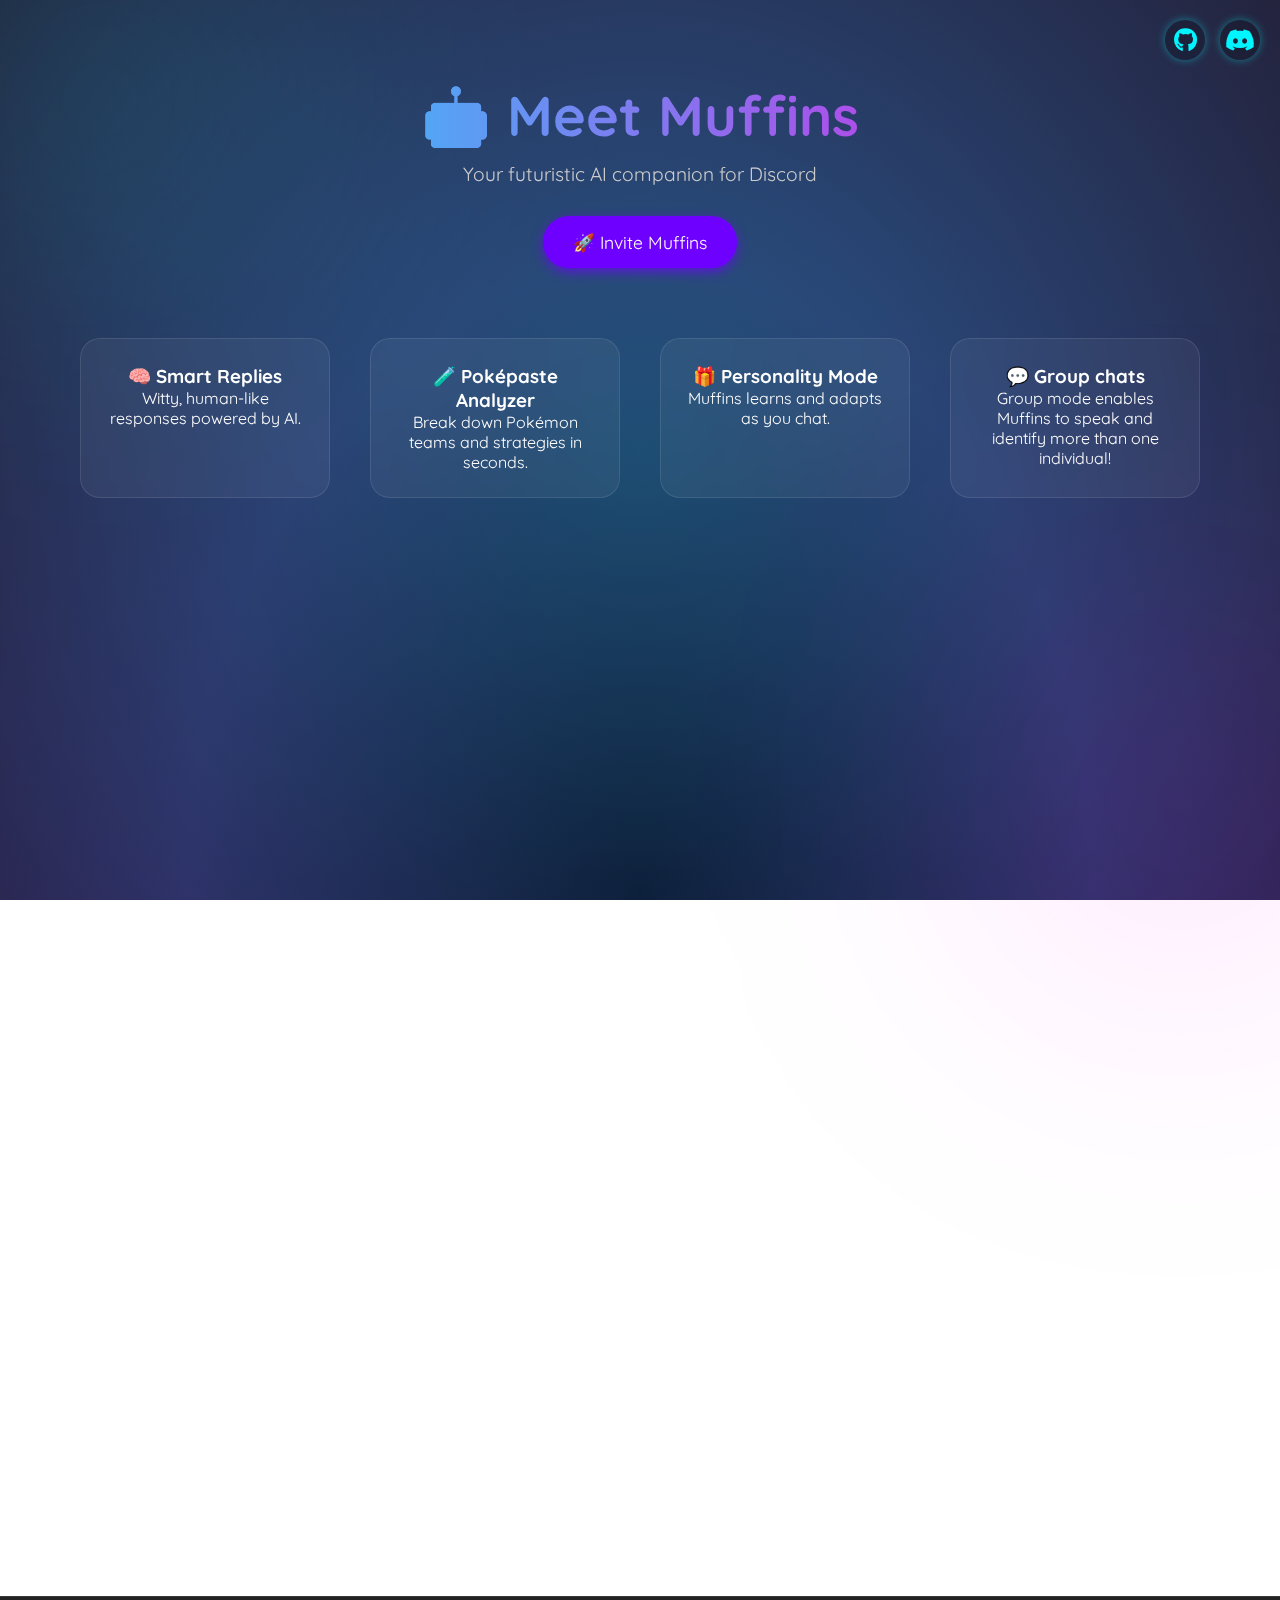
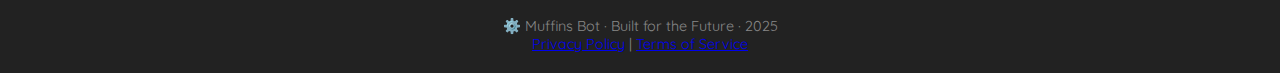
<file: index.html>
<html lang="en">
<head>
  <meta charset="UTF-8" />
  <meta name="viewport" content="width=device-width, initial-scale=1.0" />
  <title>Muffins Bot</title>
  <link rel="stylesheet" href="styles.css" />
  <link rel="icon" href="favicon.png" type="image/png">
  <link href="https://fonts.googleapis.com/css2?family=Quicksand:wght@300;400;500&display=swap" rel="stylesheet">
  <link href="https://cdnjs.cloudflare.com/ajax/libs/font-awesome/5.15.4/css/all.min.css" rel="stylesheet">
</head>
<body>
  <div class="glow-bg"></div>

  <div class="top-icons">
        <!-- <a href="#" id="toggle-theme" class="icon">🌙</a> -->
        <a href="https://github.com/Crazy-Ledend" target="_blank" class="icon" aria-label="GitHub">
          <i class="fab fa-github"></i>
        </a>
        <a href="https://discord.gg/WxvEhxG5Q5" target="_blank" class="icon" aria-label="Discord">
          <i class="fab fa-discord"></i>
        </a>
  </div>

  <main class="container">
    <h1 class="title">🤖 Meet Muffins</h1>
    <p class="subtitle">Your futuristic AI companion for Discord</p>
    <a href="https://discord.com/oauth2/authorize?client_id=1264142618321747989&scope=bot&permissions=18590766328897" class="invite-btn">🚀 Invite Muffins</a>

    <section class="features">
      <div class="card">
        <h3>🧠 Smart Replies</h3>
        <p>Witty, human-like responses powered by AI.</p>
      </div>
      <div class="card">
        <h3>🧪 Poképaste Analyzer</h3>
        <p>Break down Pokémon teams and strategies in seconds.</p>
      </div>
      <div class="card">
        <h3>🎁 Personality Mode</h3>
        <p>Muffins learns and adapts as you chat.</p>
      </div>
      <div class="card">
        <h3>💬 Group chats</h3>
        <p>Group mode enables Muffins to speak and identify more than one individual!</p>
      </div>
    </section>

    
    <section class="about fade-in">
        <h2>🤖 Who is Muffins?</h2>
        <p>
          Muffins is your playful, insightful, and hyper-intelligent AI Discord companion. 
          Whether it’s Poképaste breakdowns, deep convos, or creative replies, Muffins adapts and grows with your server.
        </p>
    </section>

    <section class="timeline fade-in">
        <h2>🧬 How It Works</h2>
        <ul>
          <li><span>💬</span> Chat with Muffins like a friend</li>
          <li><span>🧠</span> Let it learn and remember your style</li>
          <li><span>📊</span> See detailed summaries and suggestions</li>
          <li><span>🎉</span> Enjoy new features regularly!</li>
        </ul>
      </section>
     
<section class="review-form fade-in">
  <h2>🌟 Leave a Review</h2>
  <div class="review-card">
    <div class="star-rating" id="rating-stars">
      <span class="star" data-star="1">&#9733;</span>
      <span class="star" data-star="2">&#9733;</span>
      <span class="star" data-star="3">&#9733;</span>
      <span class="star" data-star="4">&#9733;</span>
      <span class="star" data-star="5">&#9733;</span>
    </div>
    <input type="text" id="username" placeholder="Your name" class="review-input" />
    <textarea id="review-text" placeholder="Write your review..." class="review-input"></textarea>
    <button onclick="submitReview()" class="card-button">Submit Review</button>
  </div>
</section>

<section class="top-reviews fade-in" id="top-reviews">
  <h2>🏆 Top Reviews</h2>
</section>

  </main>
  <footer>
    <p>⚙️ Muffins Bot · Built for the Future · 2025</p>
    <p><a href="privacy-policy.html" class="footer-link">Privacy Policy</a> | <a href="terms-of-service.html" class="footer-link">Terms of Service</a></p>
  </footer>  

  <script src="script.js"></script>
</body>
</html>
</file>
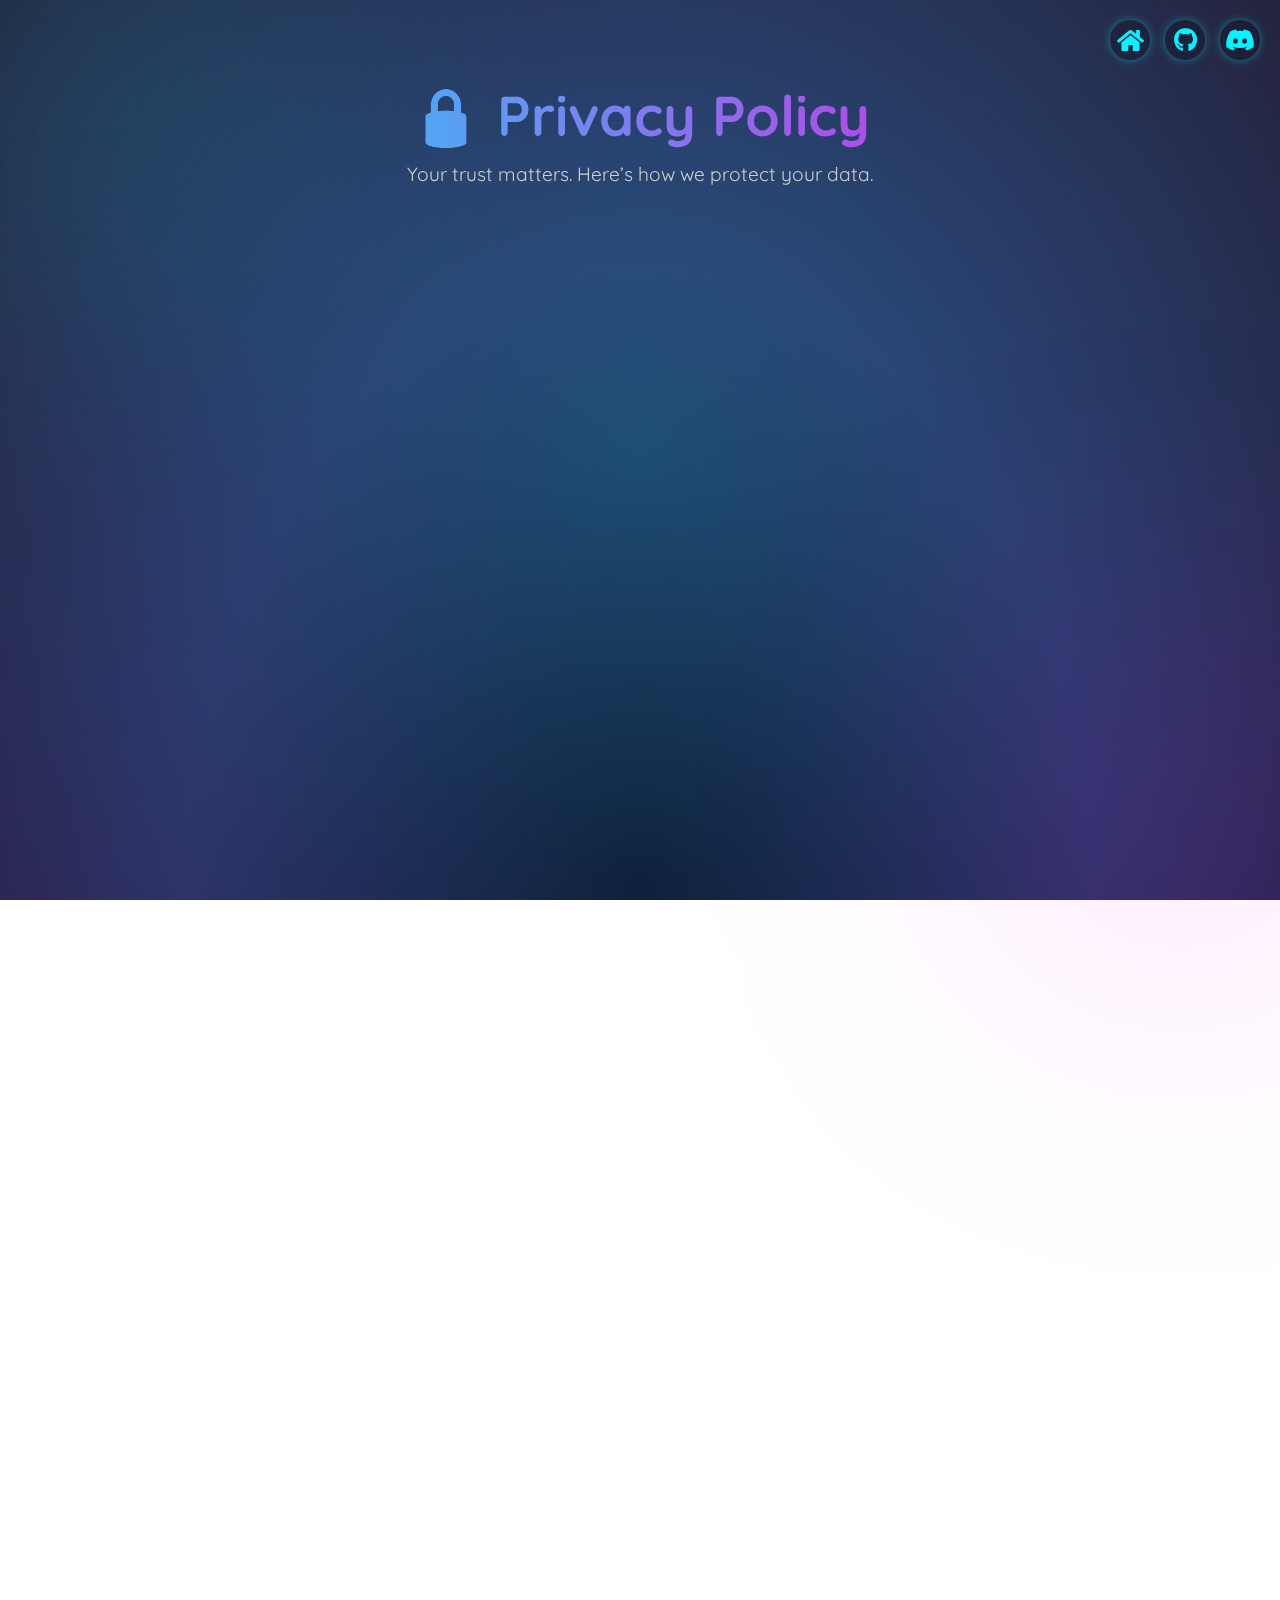
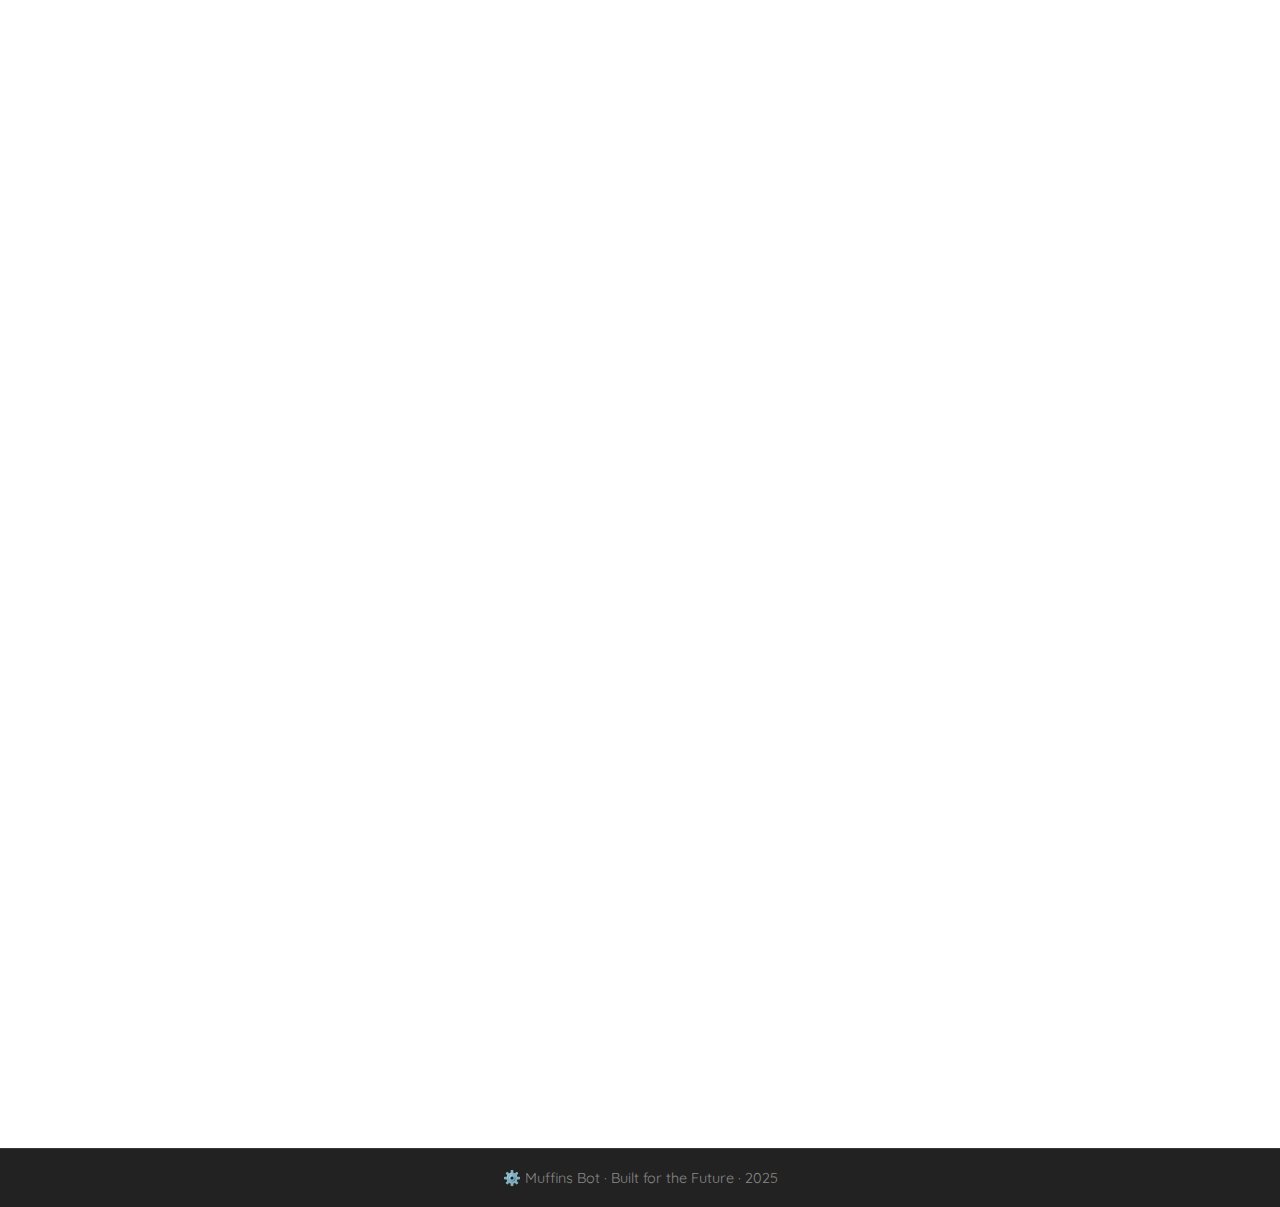
<file: privacy-policy.html>
<!DOCTYPE html>
<html lang="en">
<head>
  <meta charset="UTF-8" />
  <meta name="viewport" content="width=device-width, initial-scale=1.0" />
  <title>Privacy Policy - Muffins Bot</title>
  <link rel="stylesheet" href="styles.css" />
  <link rel="icon" href="favicon.png" type="image/png">
  <link href="https://cdnjs.cloudflare.com/ajax/libs/font-awesome/5.15.4/css/all.min.css" rel="stylesheet">
  <link href="https://fonts.googleapis.com/css2?family=Quicksand:wght@400;600;700&display=swap" rel="stylesheet">
  <style>
    body {
      font-family: 'Quicksand', sans-serif;
    }
    .inline-link {
      color: var(--accent-color, #00bcd4);
      text-decoration: underline;
    }
  </style>
</head>
<body>
  <div class="glow-bg"></div>

  <div class="top-icons">
    <a href="index.html" class="icon" aria-label="Home">
      <i class="fas fa-home"></i>
    </a>
    <a href="#" target="_blank" class="icon" aria-label="GitHub">
      <i class="fab fa-github"></i>
    </a>
    <a href="https://discord.com/invite/WxvEhxG5Q5" target="_blank" class="icon" aria-label="Discord">
      <i class="fab fa-discord"></i>
    </a>
  </div>

  <main class="container">
    <h1 class="title">🔒 Privacy Policy</h1>
    <p class="subtitle">Your trust matters. Here’s how we protect your data.</p>

    <section class="privacy-policy fade-in">
      <p><strong>Effective Date:</strong> April 25, 2025 </p>
      <p><strong>Last Updated:</strong> April 25, 2025 </p>

      <p>Welcome to the official website and services of Muffins, your intelligent and interactive Discord companion. Please read this Privacy Policy carefully to understand how we collect, use, and protect your information when you interact with our services.

      By using Muffins or visiting our site, you agree to the terms outlined in this Privacy Policy. If you do not agree, please discontinue use immediately.</p>

      <br><hr /><br>
      <h2>1. General Information</h2>
      <p>This Privacy Policy explains how Muffins (“we”, “us”, or “our”) collects and uses personal data when you use our Discord bot or associated services. This includes interactions via our website, Discord servers, and any third-party platforms.</br>

      We are committed to maintaining your privacy and ensuring that your personal data is handled securely and in accordance with applicable privacy laws, including the General Data Protection Regulation (GDPR).</p>

      <br><hr /><br><h2>2. Data We Collect</h2>
      <ul>
      <li> a. Data You Provide</li>
      <p>When you interact with Muffins, we may collect the following types of data:<br>
      - Discord User ID<br>
      - Server ID<br>
      - Messages or commands sent to the bot<br>
      - Feedback or support requests<br>

      We do not collect sensitive personal data unless explicitly provided by the user during support interactions.</p>

      <li> b. Data from Discord</li>
      <p>Muffins may access certain data from Discord as permitted by Discord’s API and your privacy settings, including:<br>
      - Your username and discriminator<br>
      - Your avatar URL<br>
      - Your message content that tags Muffins(only for interaction purposes)</p>

      <li> c. Passive Data Collection</li>
      <p>We may collect non-identifiable data for analytics, such as:<br>
      - Command usage frequency<br>
      - Error logs<br>
      - Basic device/browser data from the website (if applicable)</p>
      </ul>

      <br><hr /><br><h2> 3. How We Use Your Data</h2>

      <p>We use your information to:<br>
      - Operate and improve the Muffins bot and its features<br>
      - Respond to support queries or bug reports<br>
      - Ensure safe and fair usage<br>
      - Analyze usage trends for future updates and enhancements<br></p>

      <p>We do not sell or rent your personal data to third parties.</p>

      <br><hr /><br><h2> 4. Data Storage and Security</h2>

      <p>All data is stored securely and access is limited to authorized developers. We take appropriate security measures to prevent unauthorized access, disclosure, or modification.<br>

      You may request data removal at any time by contacting us through our support channels.</p>

      <br><hr /><br><h2> 5. Data Sharing </h2>

      <p>We may share data only with:<br>
      - Our development team<br>
      - Services required to operate the bot (e.g., database providers, hosting services)<br>
      - Authorities, if legally required<br>

      We do not share your personal data with advertisers or unrelated third parties.</p>

      <br><hr /><br><h2> 6. Your Rights </h2>

      <p>You have the right to:<br>
      - Access the personal data we hold about you<br>
      - Request correction or deletion<br>
      - Withdraw your consent at any time<br>
      - File a complaint with a supervisory authority if you believe your rights have been violated</p>

      <br><hr /><br><h2> 7. Third-Party Links </h2>

      <p>Our services may contain links to external websites or tools. We are not responsible for the privacy practices of those websites. We recommend reviewing their privacy policies separately.</p>

      <br><hr /><br><h2> 8. Policy Updates </h2>

      <p>We reserve the right to update this Privacy Policy. Changes will be posted on this page with an updated revision date. Continued use of Muffins after such changes means you agree to the new terms.</p>

      <br><hr /><br><h2> 9. Contact Us </h2>

      <p>For any questions or requests regarding this Privacy Policy, please reach out via our <a class="a" href="https://discord.gg/WxvEhxG5Q5">Support Server</a> or email us at <a class="a" href="hazeltechs197@gmail.com">hazeltechs197@gmail.com</a>.</p>

    </section>
  </main>

  <footer>
    <p>⚙️ Muffins Bot · Built for the Future · 2025</p>
  </footer>

  <script src="script.js"></script>
</body>
</html>
</file>
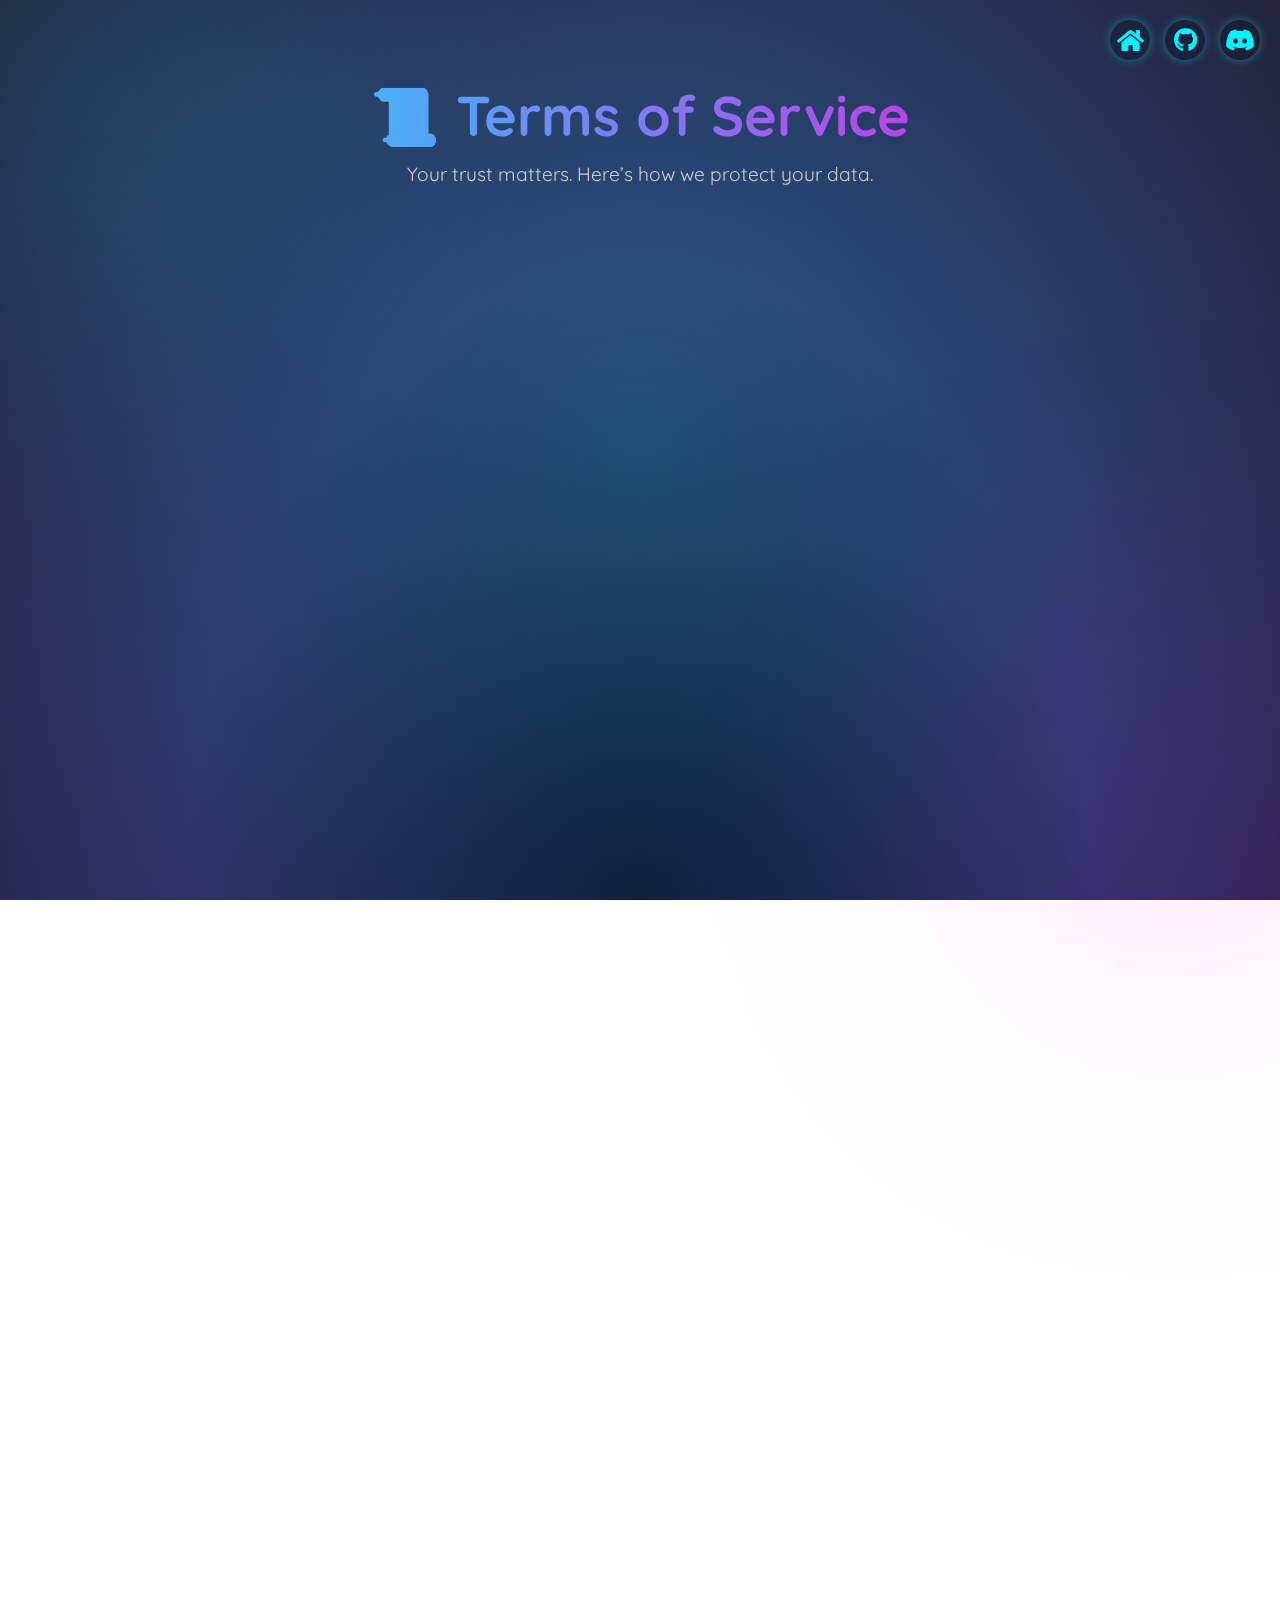
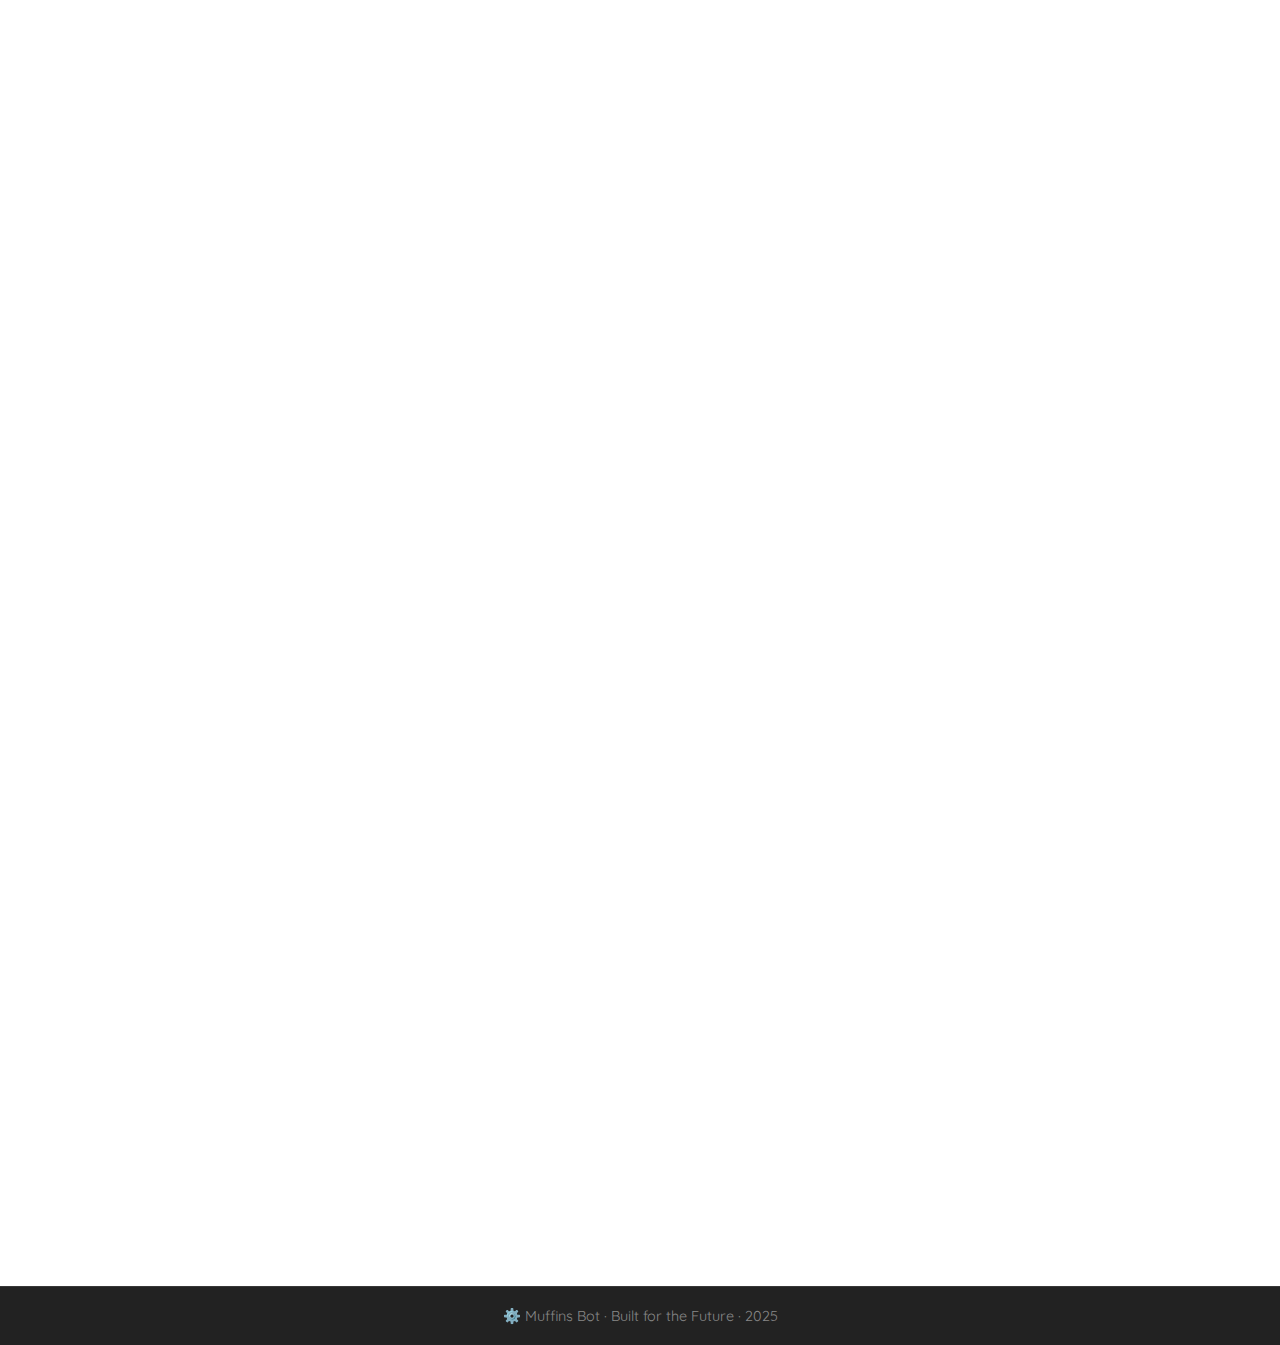
<file: terms-of-service.html>
<!DOCTYPE html>
<html lang="en">
<head>
  <meta charset="UTF-8" />
  <meta name="viewport" content="width=device-width, initial-scale=1.0" />
  <title>Privacy Policy - Muffins Bot</title>
  <link rel="stylesheet" href="styles.css" />
  <link rel="icon" href="favicon.png" type="image/png">
  <link href="https://cdnjs.cloudflare.com/ajax/libs/font-awesome/5.15.4/css/all.min.css" rel="stylesheet">
  <link href="https://fonts.googleapis.com/css2?family=Quicksand:wght@400;600;700&display=swap" rel="stylesheet">
  <style>
    body {
      font-family: 'Quicksand', sans-serif;
    }
    .inline-link {
      color: var(--accent-color, #00bcd4);
      text-decoration: underline;
    }
  </style>
</head>
<body>
  <div class="glow-bg"></div>

  <div class="top-icons">
    <a href="index.html" class="icon" aria-label="Home">
      <i class="fas fa-home"></i>
    </a>
    <a href="https://github.com/Crazy-Ledend" target="_blank" class="icon" aria-label="GitHub">
      <i class="fab fa-github"></i>
    </a>
    <a href="https://discord.com/invite/WxvEhxG5Q5" target="_blank" class="icon" aria-label="Discord">
      <i class="fab fa-discord"></i>
    </a>
  </div>

  <main class="container">
    <h1 class="title">📜 Terms of Service</h1>
    <p class="subtitle">Your trust matters. Here’s how we protect your data.</p>

    <section class="privacy-policy fade-in">
        <hr /><br><h2> 1. Introduction</h2>
        
        <p>By using this website and the Muffins Discord Bot (the “Service”), you agree to comply with and be bound by these Terms of Service. If you do not agree with any part of these terms, please do not use the Service. We reserve the right to modify these Terms at any time, so please review them periodically.</p>
        
        <br><hr /><br><h2> 2. User Responsibilities</h2>
        
        <p>As a user of Muffins, you agree to:<br>
        
        - Use the Service only for lawful purposes and in a manner consistent with all applicable laws.<br>
        - Not engage in any activities that could harm the integrity of the Service, including but not limited to hacking, abusing the system, or distributing malicious software.<br>
        - Not share personal information of other users without their consent.<br>
        - Abide by the community guidelines set forth by Muffins and any other guidelines established by the platform.</p>
        
        <br><hr /><br><h2> 3. Account Security</h2>
        
        <p>To use certain features of the Service, you may be required to create an account. You are responsible for maintaining the confidentiality of your account information and for all activities that occur under your account.<br>
        
        - If you suspect any unauthorized use of your account, you must notify us immediately.<br>
        - You must ensure that all information you provide when creating your account is accurate and up to date.</p>
        
        <br><hr /><br><h2> 4. Acceptable Use</h2>
        
        <p>You may not:<br>
        
        - Use the Service to post or distribute offensive, defamatory, or otherwise harmful content.<br>
        - Use the Service to engage in or promote illegal activities.<br>
        - Interfere with or disrupt the Service or servers in any manner.<br>
        - Use automated scripts or bots to access the Service without explicit permission.</p>
        
        <br><hr /><br><h2> 5. Intellectual Property</h2>
        
        <p>All content provided through the Service, including text, graphics, logos, images, and other materials, are the property of Muffins or its licensors and are protected by copyright, trademark, and other intellectual property laws.<br>
        
        You are granted a non-exclusive, non-transferable license to access and use the Service for personal, non-commercial use. You may not reproduce, modify, or distribute any content from the Service without prior written consent.</p>
        
        <br><hr /><br><h2> 6. Termination of Access</h2>
        
        <p>We reserve the right to suspend or terminate your access to the Service at any time, without notice, for violating these Terms or for any other reason deemed appropriate. Upon termination, you must cease all use of the Service.</p>
        
        <br><hr /><br><h2> 7. Disclaimer of Warranties</h2>
        
        <p>The Service is provided "as is" and without warranties of any kind, either express or implied. Muffins does not guarantee that the Service will be free of errors or interruptions, nor that it will meet your expectations.</p>
        
        <br><hr /><br><h2> 8. Limitation of Liability</h2>
        
        <p>To the fullest extent permitted by law, Muffins and its affiliates shall not be liable for any indirect, incidental, special, or consequential damages arising from your use or inability to use the Service, even if we have been advised of the possibility of such damages.</p>
        
        <br><hr /><br><h2> 9. Indemnification</h2>
        
        <p>You agree to indemnify and hold harmless Muffins, its affiliates, employees, and partners from any claims, damages, or expenses arising from your use of the Service, your violation of these Terms, or your infringement of any intellectual property rights.</p>
        
        <br><hr /><br><h2> 10. Privacy Policy</h2>
        
        <p>By using the Service, you agree to our Privacy Policy, which describes how we collect, use, and protect your personal data.</p>
        
        <br><hr /><br><h2> 11. Changes to Terms</h2>
        
        <p>We may update or modify these Terms of Service at any time. The updated version will be effective as soon as it is posted on the website. You are responsible for reviewing these Terms periodically for any changes.</p>
        
        <br><hr /><br><h2> 12. Governing Law</h2>
        
        <p>These Terms of Service will be governed by and construed in accordance with the laws of the jurisdiction in which Muffins operates, without regard to its conflict of law principles.</p>
        
        <br><hr /><br><h2> 13. Contact Us</h2>
        
        <p>If you have any questions about these Terms of Service, please contact us at <a class="a" href="hazeltechs197@gmail.com">hazeltechs197@gmail.com</a>.</p>
        
    </section>
  </main>

  <footer>
    <p>⚙️ Muffins Bot · Built for the Future · 2025</p>
  </footer>

  <script src="script.js"></script>
</body>
</html>
</file>
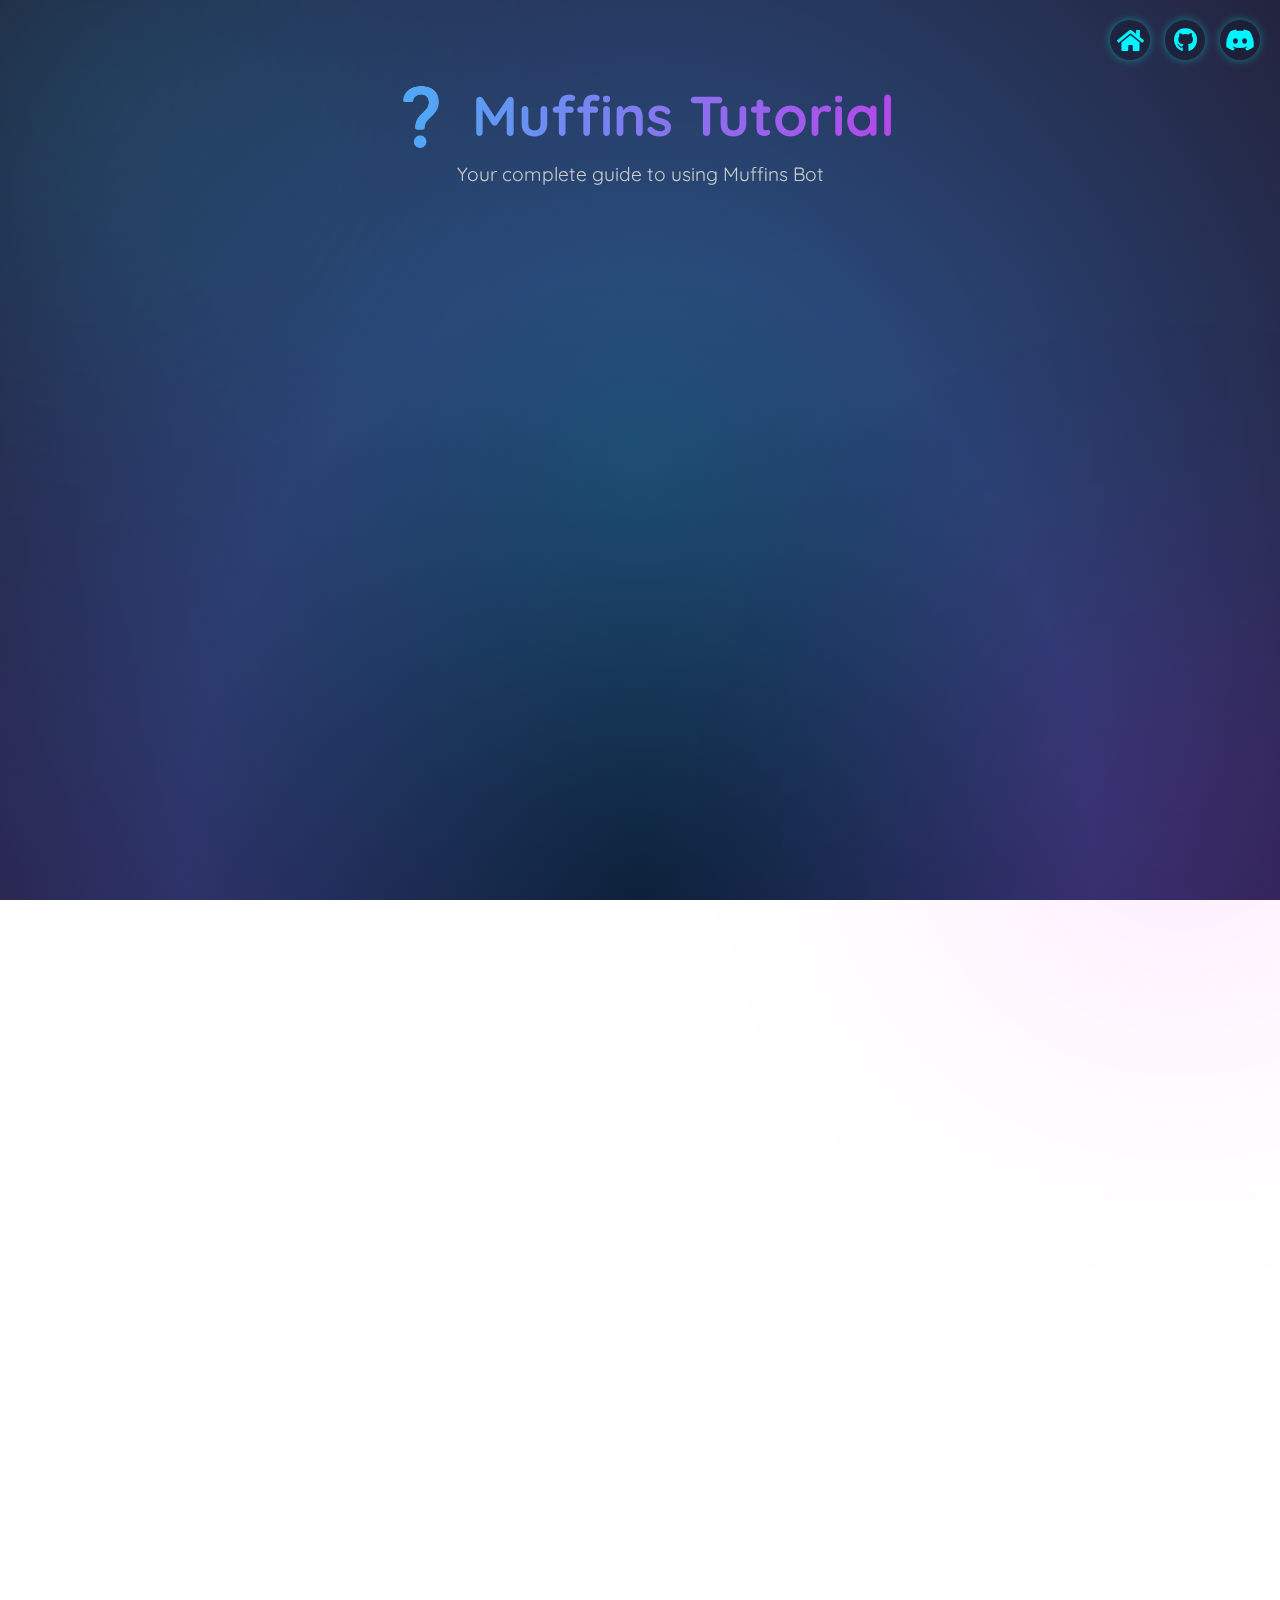
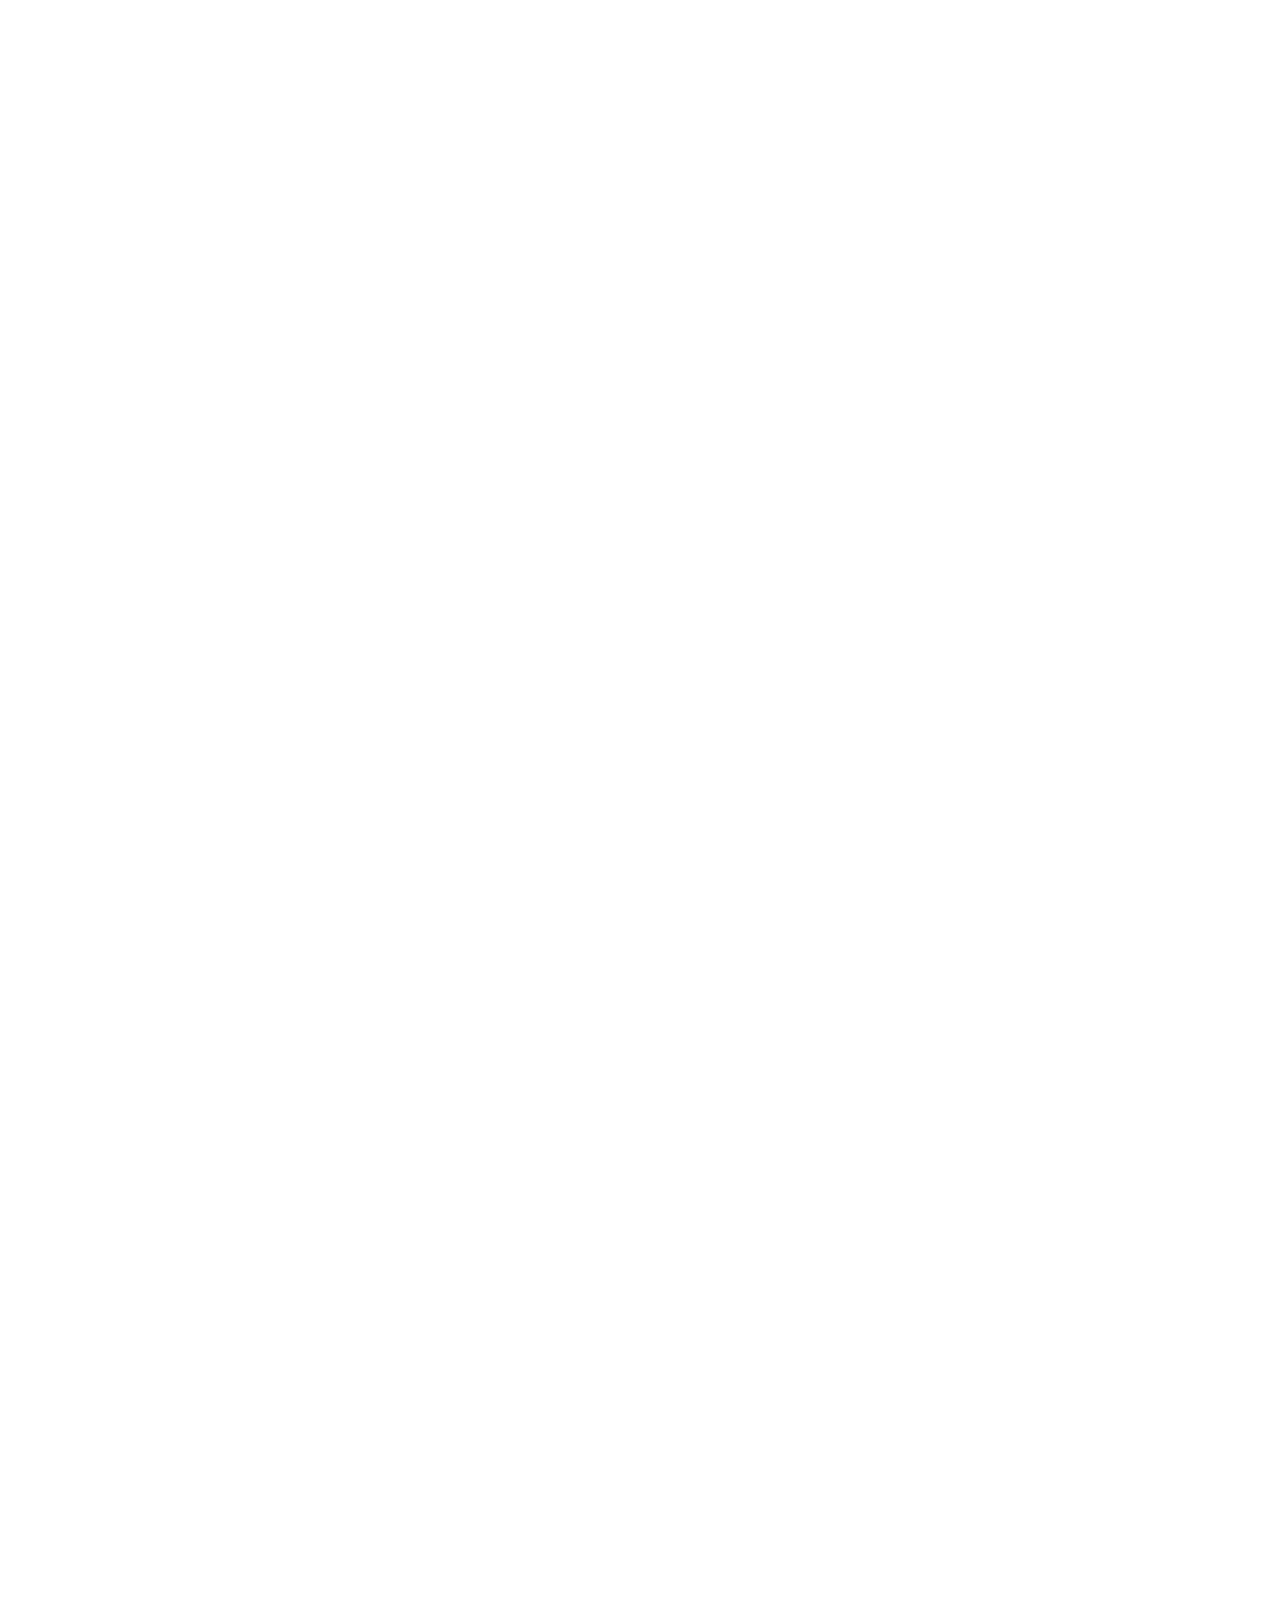
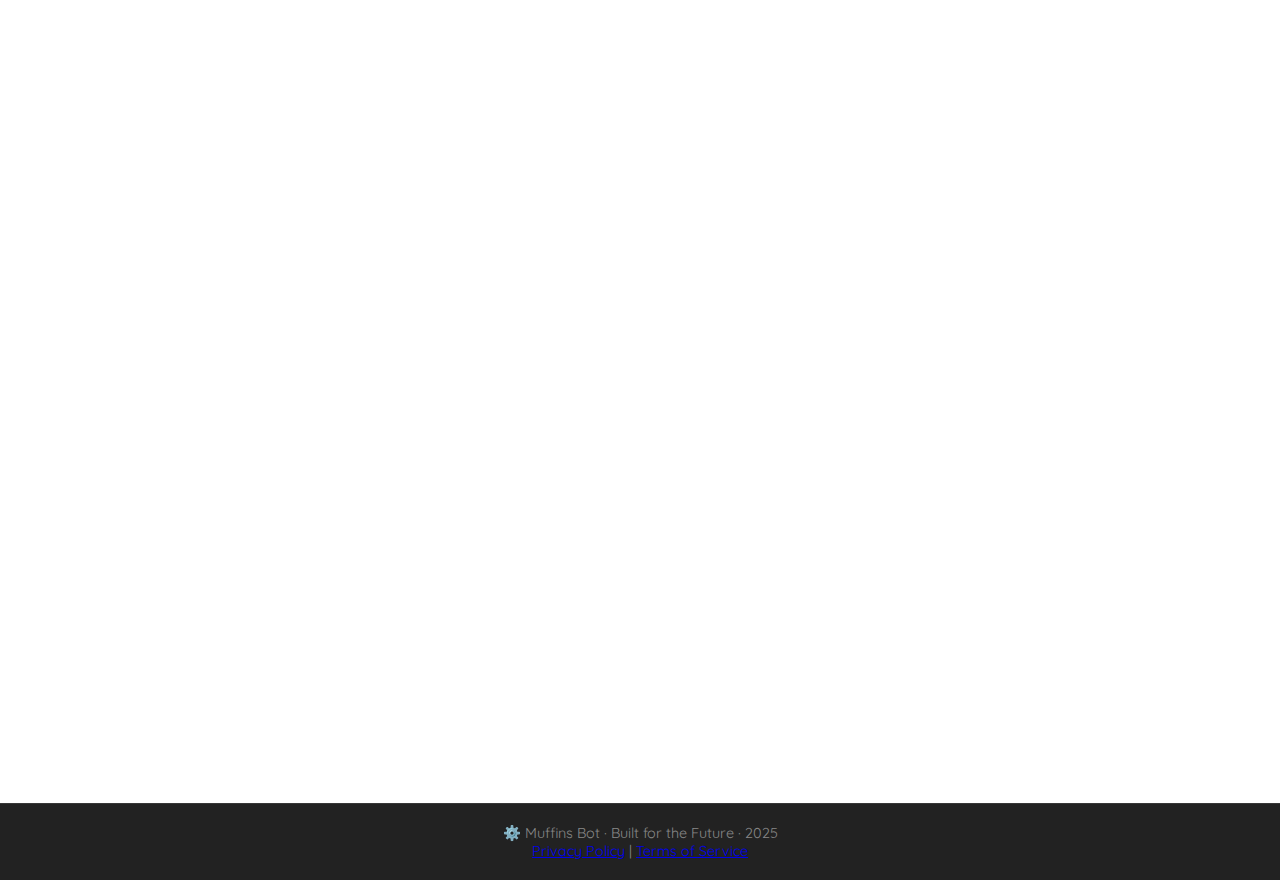
<file: tutorial.html>
<!DOCTYPE html>
<html lang="en">
<head>
  <meta charset="UTF-8">
  <meta name="viewport" content="width=device-width, initial-scale=1.0">
  <title>Muffins Bot - Tutorials</title>
  <link rel="stylesheet" href="styles.css">
  <link rel="icon" href="favicon.png" type="image/png">
  <link href="https://fonts.googleapis.com/css2?family=Quicksand:wght@300;400;500&display=swap" rel="stylesheet">
  <link href="https://cdnjs.cloudflare.com/ajax/libs/font-awesome/5.15.4/css/all.min.css" rel="stylesheet">
</head>

<body>
  <div class="glow-bg"></div>

  <div class="top-icons">
    <a href="index.html" class="icon" aria-label="Home">
      <i class="fas fa-home"></i>
    </a>
    <a href="https://github.com/Crazy-Ledend" target="_blank" class="icon" aria-label="GitHub">
      <i class="fab fa-github"></i>
    </a>
    <a href="https://discord.gg/WxvEhxG5Q5" target="_blank" class="icon" aria-label="Discord">
      <i class="fab fa-discord"></i>
    </a>
  </div>

  <main class="container">
    <h1 class="title">❓ Muffins Tutorial</h1>
    <p class="subtitle">Your complete guide to using Muffins Bot</p>

    <section class="about fade-in" id="intro">
      <h2>🚀 Getting Started</h2>
        <p> To make the bot respond, you must either:</p>
        <section class="features">
        <div class="tutorial-card">
          <p>Mention it in your message</p>
          <p>Example: <code>@Muffins Ohaiyo!</code></p>
        </div>
        <div class="tutorial-card">
          <p>Reply to one of its messages</p>
        </div>
        </section>

    </section>

    <section class="timeline fade-in" id="modes">
      <h2>🎛️ Bot Modes</h2>
      <p>Users can set the bot's mode to any of the following (more modes coming soon!):</p>
      <section class="features">
      <div class="tutorial-card">
        <h3>👤 Individual Mode</h3>
        <ul>
          <li>The bot maintains separate memories for different users</li>
          <li>It has dedicated memory for every individual</li>
          <li>Uses deep memory to understand chat characteristics and interests</li>
        </ul>
      </div>

      <div class="tutorial-card">
        <h3>👥 Group Mode</h3>
        <ul>
          <li>Contains a single memory for an entire channel</li>
          <li>Can interact with all users simultaneously</li>
          <li>Can cross-communicate about topics</li>
          <li>Still identifies each user as a different individual</li>
        </ul>
      </div>

      <div class="tutorial-card">
        <h3>🌸 Anime Mode</h3>
        <ul>
          <li>Same as Group Mode but with anime-fied characteristics</li>
          <li>Makes conversations more interesting</li>
          <li>After all, who doesn't like getting an ice'u cream'u!</li>
        </ul>
      </div>

      <div class="tutorial-card">
        <h3>🧬 Pokémon Mode</h3>
        <ul>
          <li>Designed for ultra-precise answers to Pokémon-related queries</li>
          <li>Uses specialized tools to interpret stats, evolutions, typings, and more</li>
          <li>New features and tools are constantly being added to this mode</li>
          <li>Ideal for both casual trainers and competitive players</li>
        </ul>
      </div>

      </section>
    </section>

    <section class="timeline fade-in" id="level-system">
      <h2>📈 Level System</h2>
      <p>Muffins Bot rewards you for being active in conversations. Every message counts toward your growth!</p>
      <section class="features">
        <div class="tutorial-card">
          <h3>🎯 How It Works</h3>
          <ul>
            <li>Earn XP by simply chatting – longer messages give more XP</li>
            <li>Progress through levels to show off your activity and consistency</li>
            <li>Your stats are saved and persist across sessions</li>
          </ul>
        </div>
    
        <div class="tutorial-card">
          <h3>✨ Patron Bonus</h3>
          <ul>
            <li>Unlock Embed Mode: adds visual enhancements to your profile card</li>
            <li>Enjoy a more personalized and stylish layout</li>
          </ul>
        </div>
      </section>
    </section>

    <section class="timeline fade-in" id="commands">
      <h2>⌨️ Commands and Keywords</h2>
      <section class="features">
      <div class="tutorial-card">
        <h3>🖼️ /img @user</h3>
        <ul>
          <li>Returns a roast or compliment to the specified user</li>
          <li>Result is based on luck</li>
        </ul>
      </div>
        
      <div class="tutorial-card">
        <h3>📊 /profile</h3>
          <ul>
            <li>View your Level, XP, Messages Sent, and Donated Amount (if any)</li>
            <li>Includes a dynamically updating XP bar</li>
            <li>The XP bar uses custom emojis that change as you level up</li>
            <li>Visualizes your progress toward the next level in real time</li>
          </ul>
      </div>

      <div class="tutorial-card">
        <h3>📽️ /replay [url]</h3>
        <ul>
          <li>Displays a Pokémon Showdown battle turn by turn in an interactive embed</li>
          <li>Use ⬅️ ➡️ buttons to flip through each turn</li>
          <li>Also includes a "Go To" option to jump to a specific turn</li>
        </ul>
      </div>

      <div class="tutorial-card">
        <h3>📊 /recall [url]</h3>
        <ul>
          <li>Analyzes a full Pokémon Showdown replay using AI</li>
          <li>Gives a detailed competitive breakdown including smart plays, misplays, and team synergy</li>
          <li>Great for improving gameplay or reviewing battles</li>
        </ul>
      </div>

      <div class="tutorial-card">
        <h3>🔍 'search:' keyword</h3>
        <ul>
          <li>Use to google search a context</li>
          <li>Example: <em>search: Alexa</em></li>
        </ul>
      </div>

      <div class="tutorial-card">
        <h3>📝 'summary' or 'summarize' keyword</h3>
        <ul>
          <li>Summarizes a Pokémon team in a Pokepaste link</li>
        </ul>
      </div>

      <div class="tutorial-card">
        <h3>📋 'display' or 'list' keyword</h3>
        <ul>
          <li>Displays the movesets of Pokémon in a Pokepaste link</li>
        </ul>
      </div>

      <div class="tutorial-card">
        <h3>🎯 'ask:' keyword</h3>
        <ul>
          <li>Currently exclusive to Pokémon Mode</li>
          <li>Use it to ask precise Pokémon-related questions</li>
          <li>Example: <em>ask: Which Pokémon has the highest base speed?</em></li>
        </ul>
      </div>

      </section>
    </section>
  </main>

  <footer>
    <p>⚙️ Muffins Bot · Built for the Future · 2025</p>
    <p><a href="privacy-policy.html" class="footer-link">Privacy Policy</a> | <a href="terms-of-service.html" class="footer-link">Terms of Service</a></p>
  </footer>

  <script src="script.js"></script>
</body>
</html>
</file>
<file: styles.css>
/* Reset and base */
* {
    margin: 0;
    padding: 0;
    box-sizing: border-box;
    font-family: 'Quicksand', sans-serif;
  }
  
  html {
    scroll-behavior: smooth;
  }
  
  body {
    font-family: 'Quicksand', sans-serif;
    background: radial-gradient(ellipse at bottom, #0f0c29, #302b63, #24243e);
    background-attachment: fixed;
    color: #fff;
    overflow-x: hidden;
    min-height: 100vh;
    display: flex;
    flex-direction: column;
    height: 100%;
    transition: background-color 0.3s ease, color 0.3s ease;
  }
  
  /* Links */
  .a {
    text-decoration: none;
    color: aquamarine;  /* Default color */
  }
  
  a:hover {
    color: lightseagreen;   /* Optional: changes color on hover */
  }
  
  /* Glowing background circles */
.glow-bg::before {
  content: '';
  position: absolute;
  width: 600px;
  height: 600px;
  top: 10%;
  left: 15%;
  background: radial-gradient(circle, rgba(0, 255, 255, 0.2), transparent 70%);
  filter: blur(150px);
}

.glow-bg::after {
  content: '';
  position: absolute;
  width: 600px;
  height: 600px;
  bottom: 10%;
  right: 15%;
  background: radial-gradient(circle, rgba(255, 0, 255, 0.15), transparent 70%);
  filter: blur(150px);
}

.glow-bg {
  position: fixed;
  top: 0;
  left: 0;
  width: 100%;
  height: 100%;
  background: radial-gradient(circle at center, rgba(0, 255, 255, 0.2), transparent);
  background-repeat: no-repeat;
  background-size: cover; /* Ensures it fills the area */
  background-position: center;
  z-index: -1; /* Keep it behind content */
  pointer-events: none; /* Optional: ignore clicks */
}

  .glow-bg::before {
    top: -200px;
    left: -200px;
  }
  
  .glow-bg::after {
    bottom: -200px;
    right: -200px;
  }
  
  @keyframes moveGlow {
    0% {
      transform: translateY(0) scale(1);
    }
    100% {
      transform: translateY(-50px) scale(1.1);
    }
  }
  
  /* Layout */
  .container {
    position: relative;
    z-index: 1;
    padding: 80px 20px 60px;
    text-align: center;
    flex-grow: 1;  /* Ensures the container takes up all available space */
    transform: translateZ(0);
  }
  
  /* Title and Buttons */
  .title {
    font-size: 3.5rem;
    background: linear-gradient(to right, #00f5ff, #ff00e0);
    -webkit-background-clip: text;
    -webkit-text-fill-color: transparent;
    animation: flicker 2s infinite alternate;
  }
  
  @keyframes flicker {
    0% { opacity: 1; }
    100% { opacity: 0.8; }
  }
  
  .subtitle {
    margin-top: 12px;
    font-size: 1.2rem;
    color: #ccc;
  }
  
  /* Invite Button - 3D Effect */
  .invite-btn {
    display: inline-block;
    margin-top: 30px;
    padding: 15px 30px;
    background: #6e00ff;
    border-radius: 50px;
    font-size: 1.1rem;
    color: white;
    text-decoration: none;
    box-shadow: 0 4px 12px rgba(110, 0, 255, 0.7);
    transform: translateY(0);
    transition: all 0.3s ease;
  }
  
  .invite-btn:hover {
    background: #8426ff;
    transform: translateY(-4px) scale(1.05);
    color: white;
    box-shadow: 0 6px 2px rgba(191, 8, 255, 0.8);
  }
  
  .invite-btn:active {
    transform: translateY(2px);
  }
  
  /* Light/Dark Mode Styles */
  body.light-mode {
    background: linear-gradient(ellipse at bottom, #ffffff, #f7f7f7);
    color: #000;
  }
  
  body.dark-mode {
    background: radial-gradient(ellipse at bottom, #0f0c29, #302b63, #24243e);
    color: #fff;
  }
  
  /* Features */
  .features {
    display: flex;
    flex-wrap: wrap;
    justify-content: center;
    gap: 20px; /* Reduced gap between cards for better layout */
    margin-top: 60px;
    transition: transform 0.3s ease-in-out;
  }
  
  .card {
    background: rgba(255, 255, 255, 0.05);
    border: 1px solid rgba(255, 255, 255, 0.1);
    border-radius: 20px;
    padding: 25px;
    width: 250px; /* Reduced width for cards */
    margin: 10px; /* Reduced margin */
    transition: transform 0.3s ease, box-shadow 0.3s ease;
    backdrop-filter: blur(10px);
    will-change: transform, opacity; /* Helps the browser optimize for animation */
  }
  
  .card:hover {
    transform: translateY(-8px) rotateZ(0.5deg);
    box-shadow: 0 0 20px rgba(0, 255, 255, 0.4);
  }
  
  .h1 {
    font-size: 2.5rem;
    background: linear-gradient(to right, #00f5ff, #ff00e0);
    -webkit-background-clip: text;
    -webkit-text-fill-color: transparent;
    animation: flicker 2s infinite alternate;
  }

  /* About + Timeline */
  .about, .timeline, .review-form {
    margin-top: 80px;
    max-width: 700px;
    margin-left: auto;
    margin-right: auto;
    transition: none; /* Disabling parallax transition */
  }
  
  .about h2, .timeline h2 {
    font-size: 2rem;
    color: #00f5ff;
    margin-bottom: 20px;
  }
  .timeline h3 {
    font-size: 1.2rem;
    color: #ccc;
    margin-bottom: 20px;
  }
  
  .about p, .timeline ul {
    font-size: 1rem;
    color: #ccc;
    line-height: 1.6;
  }
  
  .timeline ul {
    list-style: none;
    padding: 0;
  }
  
  .timeline li {
    margin-bottom: 12px;
    display: flex;
    align-items: center;
    gap: 10px;
  }
  
  .timeline li span {
    font-size: 1.4rem;
  }
  
  /* Footer */
  footer {
    text-align: center;
    padding: 20px;
    font-size: 0.9rem;
    color: #888;
    border-top: 1px solid rgba(255, 255, 255, 0.1);
    margin-top: auto; /* Push footer to the bottom */
    background-color: #222;
  }
  
  /* Trail style */
  .trail {
    position: absolute;
    width: 8px;
    height: 8px;
    background: rgba(0, 255, 255, 0.6);
    border-radius: 50%;
    pointer-events: none;
    filter: blur(2px);
    animation: trailFade 0.3s linear forwards;
  }
  
  @keyframes trailFade {
    to {
      opacity: 0;
      transform: scale(2);
    }
  }
  
  /* Top icons */
  .top-icons {
    position: fixed;
    top: 20px;
    right: 20px;
    display: flex;
    flex-direction: row;  /* Ensure icons are arranged horizontally */
    gap: 15px;  /* Space between icons */
    z-index: 10;
  }
  
  .icon {
    font-size: 1.5rem;  /* Adjusted icon size */
    color: #00f5ff;
    background-color: rgba(0, 0, 0, 0.2);
    border-radius: 50%;  /* Circle shape */
    text-decoration: none;
    width: 40px;  /* Set width */
    height: 40px;  /* Set height */
    display: flex;
    justify-content: center;
    align-items: center;
    transition: all 0.3s ease;
    box-shadow: 0 0 8px rgba(0, 255, 255, 0.4);
  }
  
  .icon:hover {
    background-color: rgba(0, 255, 255, 0.2);
    transform: scale(1.1);
    box-shadow: 0 0 15px rgba(0, 255, 255, 0.8);
  }
  
  .icon-btn {
  padding: 0.75rem;
  background: linear-gradient(to right, #00f5ff, #1505c7);
    -webkit-background-clip: text;
    -webkit-text-fill-color: transparent;
    animation: flicker 2s infinite alternate;
  font-size: 1.2rem;
  color: #fff;
  border-radius: 8px;
  cursor: pointer;
  transition: all 0.3s ease;
}
.icon-btn:hover {
  background: linear-gradient(to right, #1505c7, #00f5ff);
    -webkit-background-clip: text;
    -webkit-text-fill-color: transparent;
    animation: flicker 2s infinite alternate;
  transform: scale(1.2);
  transition: all 0.3s ease;
}

  /* Privacy policy */
  .privacy-policy {
    margin-top: 80px;
    max-width: 700px;
    margin-left: auto;
    margin-right: auto;
    text-align: left;
    align-items: flex-start;
    justify-content: flex-start;      
  }
  
  .privacy-policy h2 {
    font-size: 2rem;
    color: #00f5ff;
    margin-bottom: 20px;
  }
  
  .privacy-policy p {
    font-size: 1rem;
    color: #ccc;
    line-height: 1.6;
  }
  
  .privacy-policy ul {
    list-style: none;
    padding: 0;
  }
  
  .privacy-policy li {
    margin-bottom: 12px;
    display: flex;
    align-items: center;
    gap: 10px;
  }
  
  .privacy-policy li span {
    font-size: 1.4rem;
  }
  
  /* Fading */
  .fade-in {
    opacity: 0;
    transform: translateY(30px);
    transition: opacity 0.6s ease-out, transform 0.6s ease-out;
  }
  
  .fade-in.visible {
    opacity: 1;
    transform: translateY(0);
  }
  
  /* Lazy loading for images */
  img[loading="lazy"] {
    opacity: 0;
    transition: opacity 0.5s ease-in-out;
  }
  
  img[loading="lazy"]:not([src=""]) {
    opacity: 1;
  }

  #content {
    padding: 20px;
    text-align: center;
  }
  
.star-rating {
  display: flex;
  flex-direction: row;
  gap: 5px;
  font-size: 2rem;
  justify-content: center;
  margin-bottom: 10px;
  color: #ccc;
  cursor: pointer;
}

.star {
  transition: transform 0.2s ease, color 0.2s ease;
}

.star:hover,
.star ~ .star:hover{
  transform: scale(1.4);
  color: gold;
  filter: drop-shadow(0 0 4px #ffcf00);
}
.star.active {
  transform: scale(1.4);
  color: gold;
  filter: drop-shadow(0 0 4px #ffcf00);
}

.review-card {
  display: flex;
  flex-direction: column;
  gap: 1rem;
  max-width: 600px;
  margin: 0 auto 2rem auto;
  padding: 1rem;
  background: rgba(255,255,255,0.05);
  border: 1px solid rgba(255,255,255,0.1);
  border-radius: 16px;
}

.card-button {
  padding: 0.75rem;
  background: linear-gradient(to right, #00f5ff, #ff00e0);
    -webkit-background-clip: text;
    -webkit-text-fill-color: transparent;
    animation: flicker 2s infinite alternate;
  font-size: 1.2rem;
  color: #fff;
  border: none;
  border-radius: 8px;
  cursor: pointer;
  transition: all 0.3s ease;
}
.card-button:hover {
  background: linear-gradient(to right, #ff00e0, #00f5ff);
    -webkit-background-clip: text;
    -webkit-text-fill-color: transparent;
    animation: flicker 2s infinite alternate;
  transform: scale(1.2);
  transition: all 0.3s ease;
}

/* Match input styling with your card theme */
.review-input {
  width: 100%;
  padding: 10px;
  margin: 8px 0;
  background: rgba(255, 255, 255, 0.05);
  border: none;
  color: #fff;
  border-radius: 8px;
  resize: vertical;
  font-family: 'Quicksand', sans-serif;
}

.review-input::placeholder {
  color: #aaa;
}

.top-reviews .card {
  background: rgba(255, 255, 255, 0.07);
  border-radius: 12px;
  padding: 15px;
  margin: 10px 0;
  backdrop-filter: blur(6px);
  color: #fff;
}

  .tutorial-card {
    display: flex;
    flex-direction: column;
    background: rgba(255, 255, 255, 0.05);
    border: 1px solid rgba(255, 255, 255, 0.1);
    border-radius: 20px;
    padding: 25px;
    width: 250px; /* Reduced width for cards */
    margin: 10px; /* Reduced margin */
    transition: transform 0.3s ease, box-shadow 0.3s ease;
    backdrop-filter: blur(10px);
    will-change: transform, opacity; /* Helps the browser optimize for animation */
  }
  
  .tutorial-card:hover {
    transform: translateY(-8px) rotateZ(0.5deg);
    box-shadow: 0 0 20px rgba(0, 255, 255, 0.4);
  }

  #intro {
  }

  #modes {
  }

  #commands {
  }
</file>
